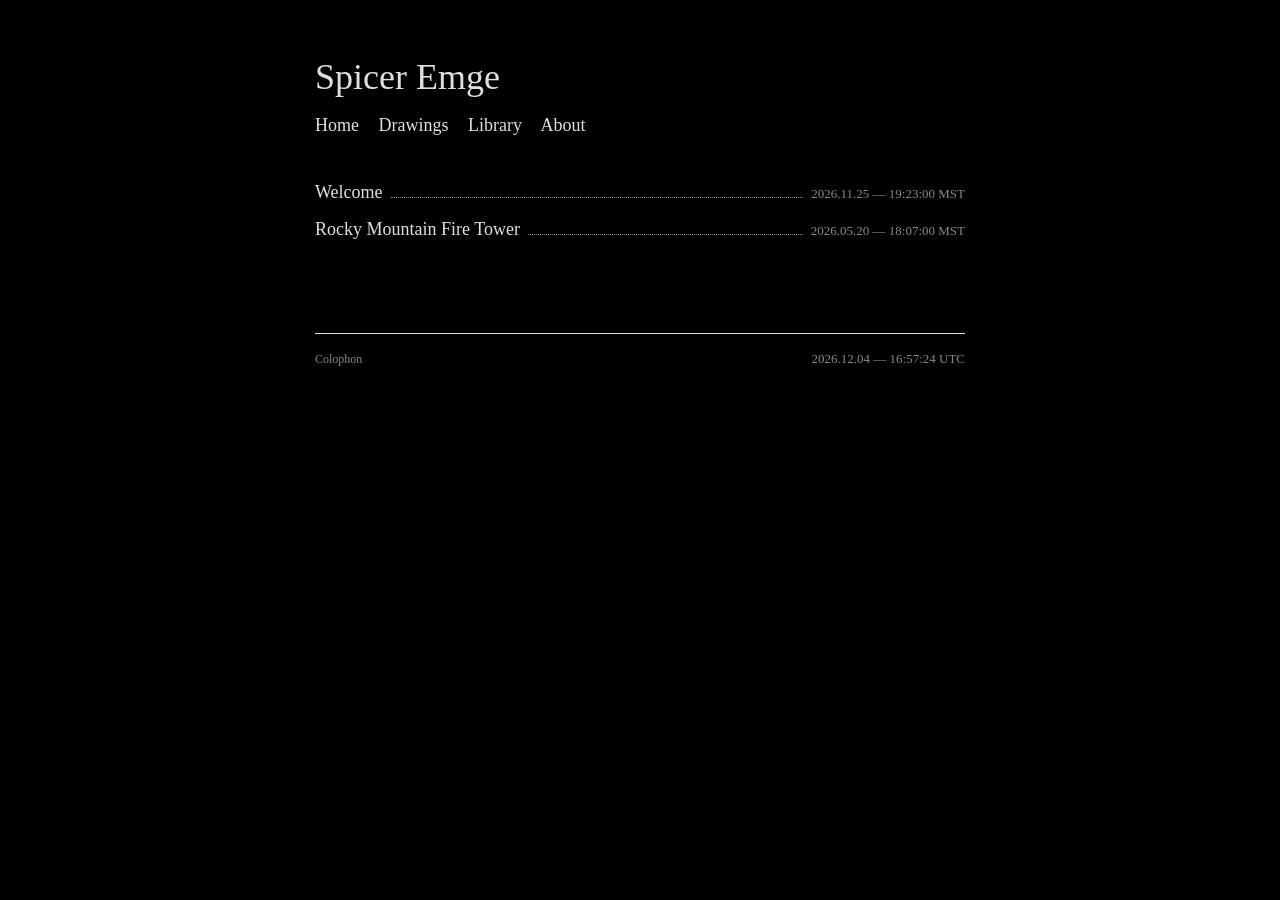
<file: index.html>
<!DOCTYPE html>
<html lang="en">
<head>
    <meta charset="UTF-8">
    <meta name="viewport" content="width=device-width, initial-scale=1">
    <title>Spicer Emge</title>
    <link rel="stylesheet" href="style.css?v=2">
</head>

<body>

    <h1>Spicer Emge</h1>

    <nav>
        <a href="/">Home</a>
        <a href="drawings.html">Drawings</a>
        <a href="library.html">Library</a>
        <a href="about.html">About</a>
    </nav>

    <main>

   <!-- POSTS START -->
        <div class="post">
            <a href="posts/welcome.html" class="preview">
                Welcome
                <img src="images/Thesis Pictures/JPEG/South Elevation with new windows.jpg" alt="">
            </a>
            <time datetime="2026-11-25T19:23:00-07:00">
                2026.11.25 — 19:23:00 MST
            </time>
        </div>
    

        <div class="post">
            <a href="posts/rockymountainfiretower.html" class="preview">
                Rocky Mountain Fire Tower
                <img src="images/Fire Tower/Web Images/Color Front.jpg" alt="">
            </a>
            <time datetime="2026-05-20T18:07:00-06:00">
                2026.05.20 — 18:07:00 MST
            </time>
        </div>
    <!-- POSTS END -->

    </main>

<footer>
    <a href="colophon.html">Colophon</a>
      <time id="clock"></time>
</footer>

<script>
function updateClock() {
    const now = new Date();

    const date = [
        now.getFullYear(),
        String(now.getMonth() + 1).padStart(2, '0'),
        String(now.getDate()).padStart(2, '0')
    ].join('.');

    const time = now.toLocaleTimeString('en-GB', {
        hour12: false,
        hour: '2-digit',
        minute: '2-digit',
        second: '2-digit'
    });

    const zone = new Intl.DateTimeFormat('en-US', {
        timeZoneName: 'short'
    }).formatToParts(now)
      .find(part => part.type === 'timeZoneName').value;

    document.getElementById('clock').textContent =
        `${date} — ${time} ${zone}`;
}

updateClock();
setInterval(updateClock, 1000);
</script>

</body>

</html>
</file>
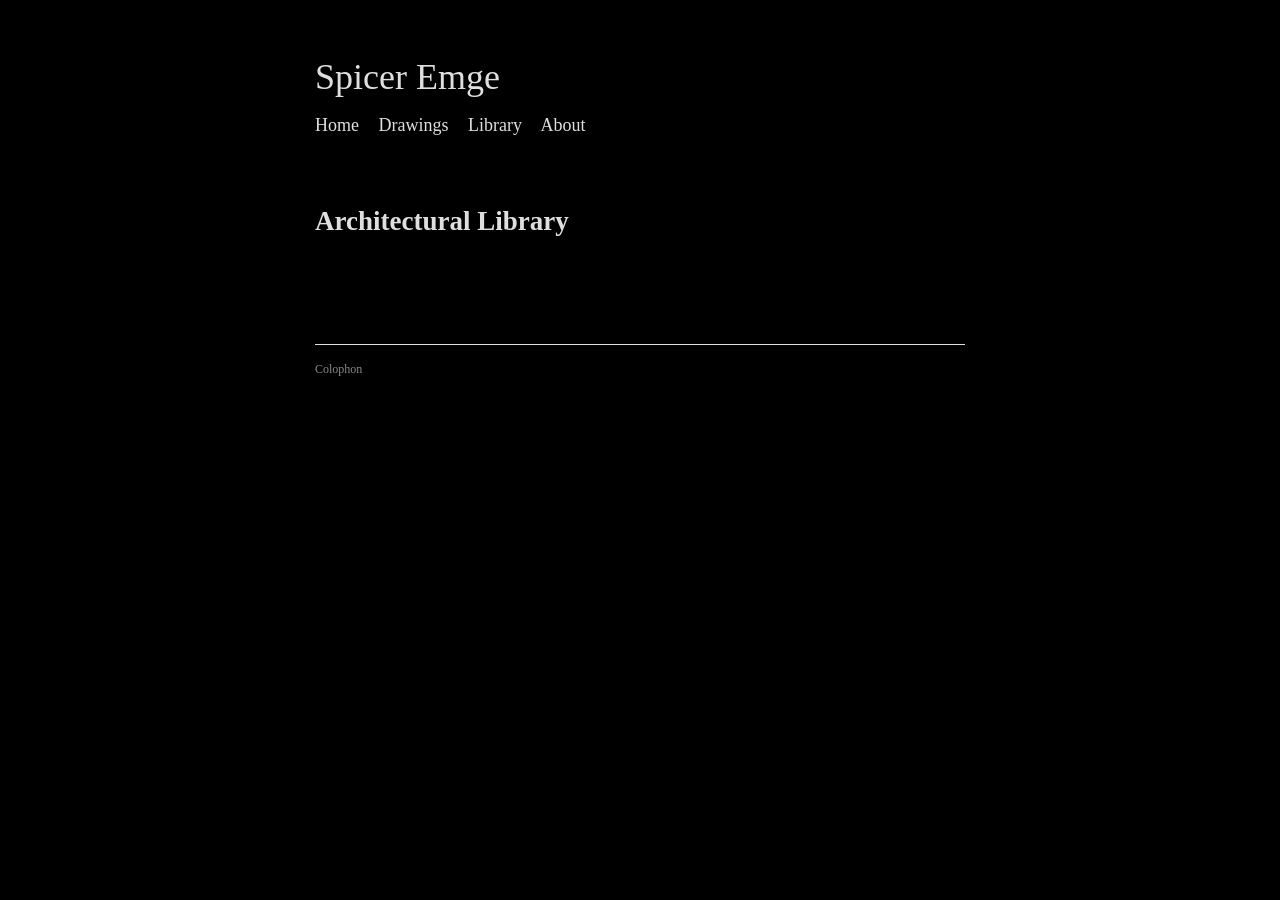
<file: books-temp.html>
<!DOCTYPE html>
<html lang="en">
<head>
    <meta charset="UTF-8">
    <meta name="viewport" content="width=device-width, initial-scale=1">
    <title>Books</title>
    <link rel="stylesheet" href="style.css">
</head>

<body>

    <h1>Spicer Emge</h1>

    <nav>
        <a href="index.html">Home</a>
        <a href="drawings.html">Drawings</a>
        <a href="books.html">Library</a>
        <a href="about.html">About</a>
    </nav>

    <main>

        <h2>Architectural Library</h2>

       <div id="w9e2f7d698bc88d6b1101b4fdc4b41c42"></div><script type="text/javascript" charset="UTF-8" src="https://www.librarything.com/widget_get.php?userid=spiceremge&theID=w9e2f7d698bc88d6b1101b4fdc4b41c42"></script><noscript><a href="https://www.librarything.com/profile/spiceremge">My Library</a> at <a href="https://www.librarything.com">LibraryThing</a></noscript>
    </main>

</body>

<footer>
    <a href="colophon.html">Colophon</a>
</footer>

</html>
</file>
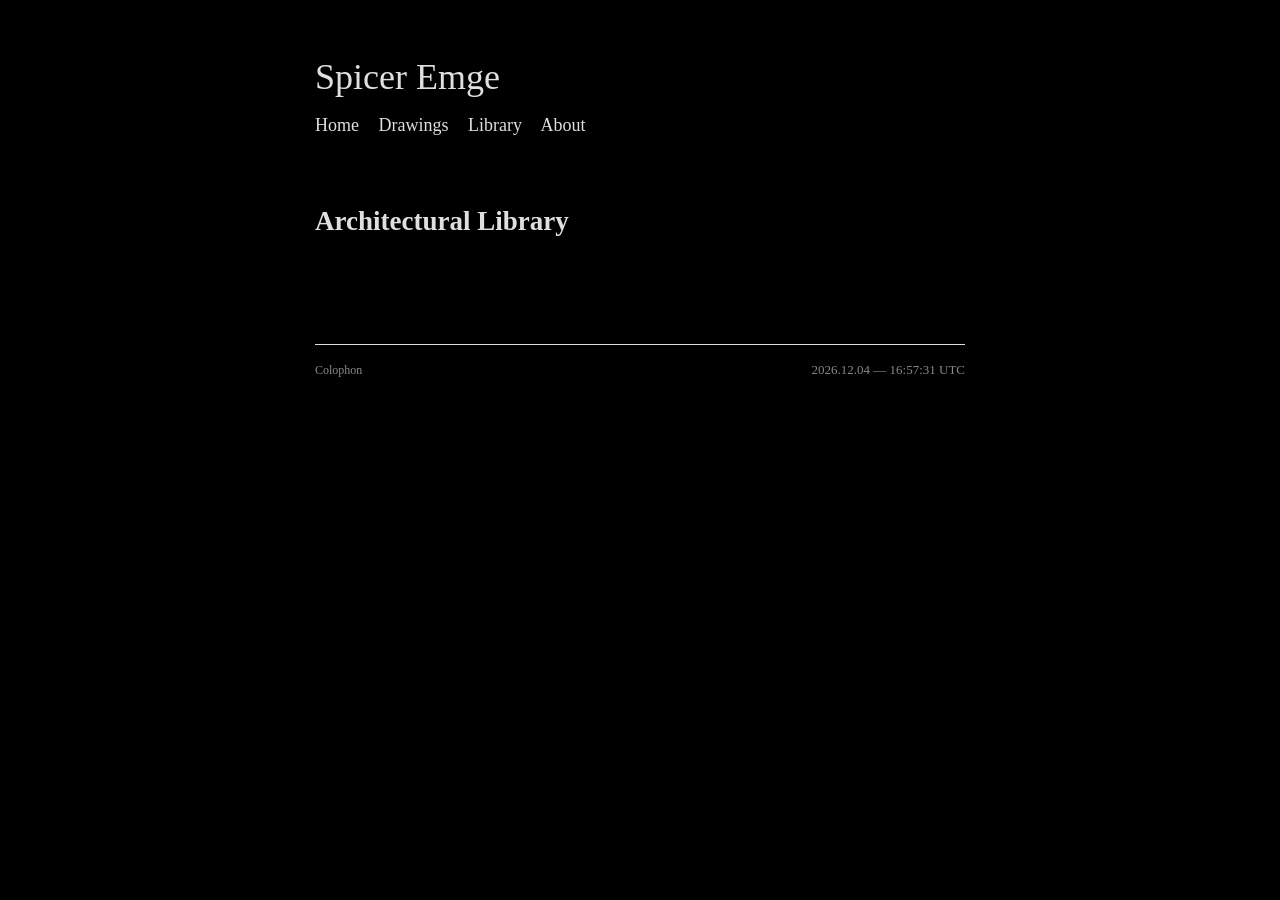
<file: books.html>
<!DOCTYPE html>
<html lang="en">
<head>
    <meta charset="UTF-8">
    <meta name="viewport" content="width=device-width, initial-scale=1">
    <title>Books</title>
    <link rel="stylesheet" href="style.css">
</head>

<body>

    <h1>Spicer Emge</h1>

    <nav>
        <a href="/">Home</a>
        <a href="drawings.html">Drawings</a>
        <a href="books.html">Library</a>
        <a href="about.html">About</a>
    </nav>

    <main>

        <h2>Architectural Library</h2>

       <div id="w9e2f7d698bc88d6b1101b4fdc4b41c42"></div><script type="text/javascript" charset="UTF-8" src="https://www.librarything.com/widget_get.php?userid=spiceremge&theID=w9e2f7d698bc88d6b1101b4fdc4b41c42"></script><noscript><a href="https://www.librarything.com/profile/spiceremge">My Library</a> at <a href="https://www.librarything.com">LibraryThing</a></noscript>
    </main>

</body>

<footer>
    <a href="colophon.html">Colophon</a>
      <time id="clock"></time>
</footer>

<script>
function updateClock() {
    const now = new Date();

    const date = [
        now.getFullYear(),
        String(now.getMonth() + 1).padStart(2, '0'),
        String(now.getDate()).padStart(2, '0')
    ].join('.');

    const time = now.toLocaleTimeString('en-GB', {
        hour12: false,
        hour: '2-digit',
        minute: '2-digit',
        second: '2-digit'
    });

    const zone = new Intl.DateTimeFormat('en-US', {
        timeZoneName: 'short'
    }).formatToParts(now)
      .find(part => part.type === 'timeZoneName').value;

    document.getElementById('clock').textContent =
        `${date} — ${time} ${zone}`;
}

updateClock();
setInterval(updateClock, 1000);
</script>


</html>
</file>
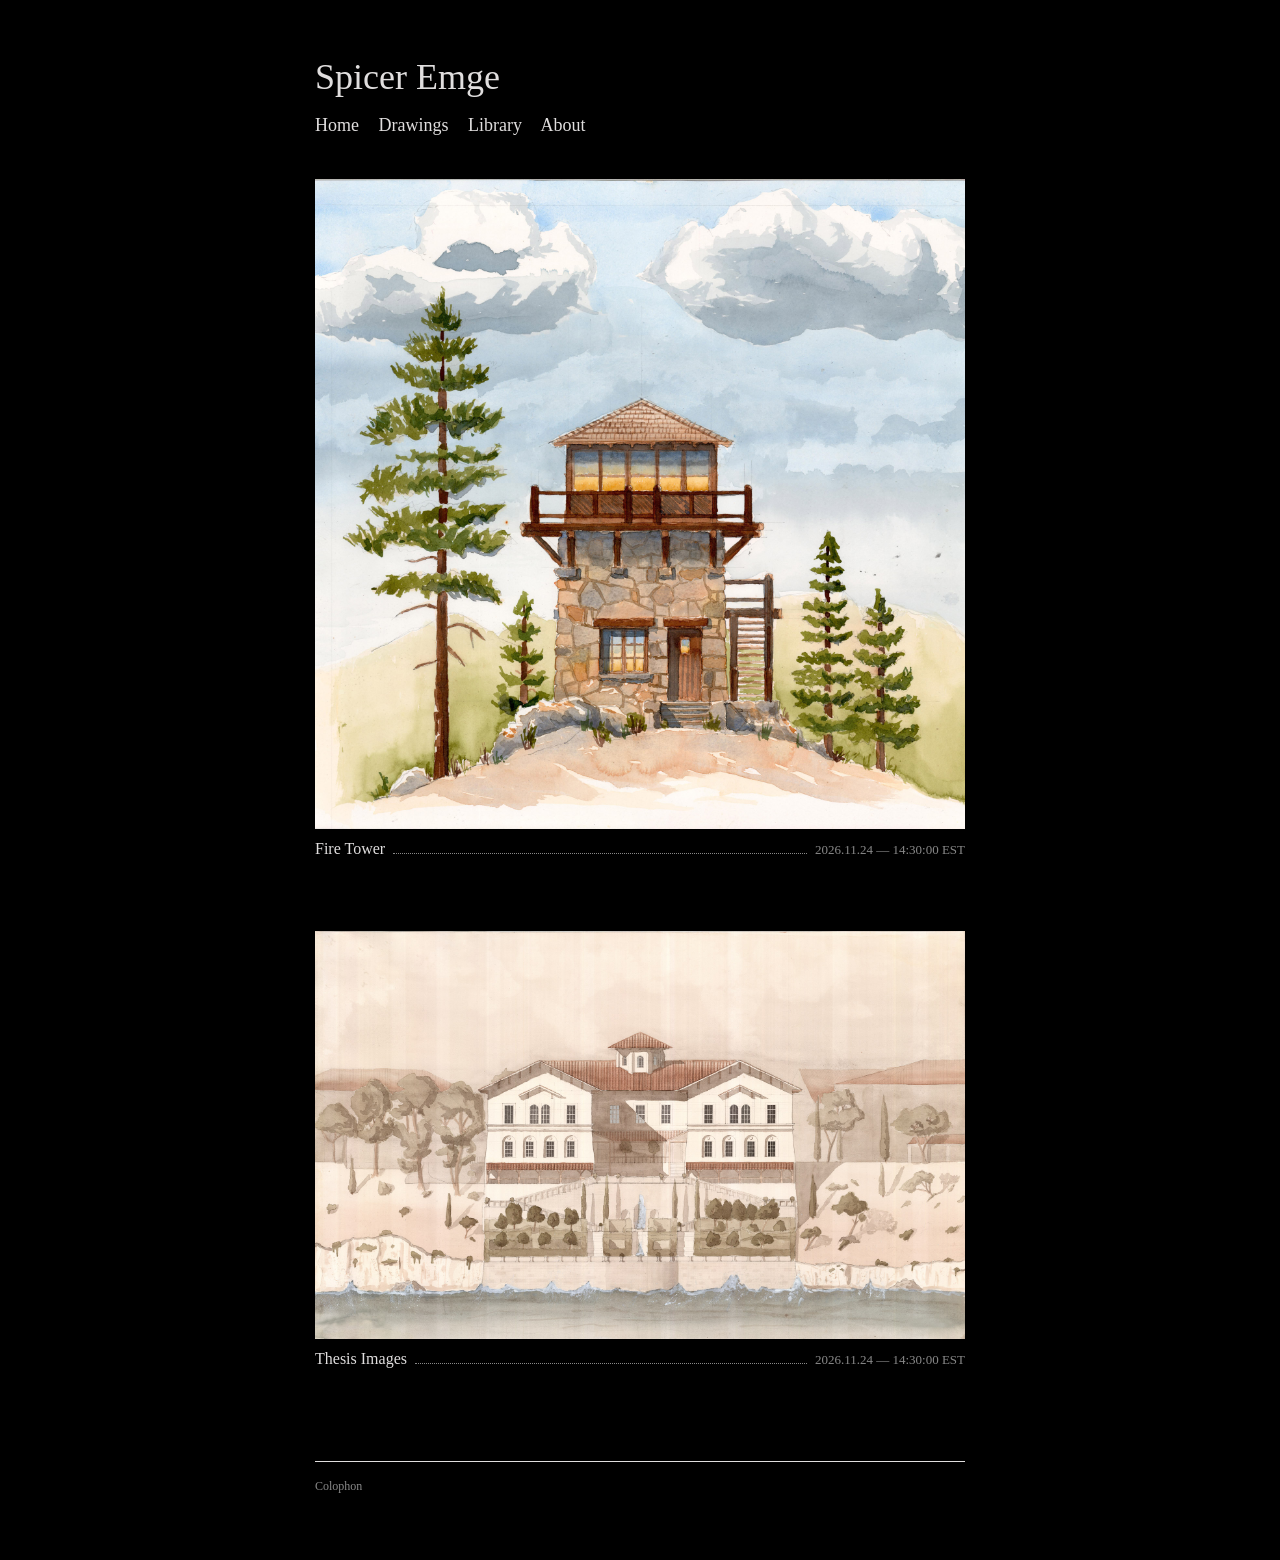
<file: drawings-temp.html>
<!DOCTYPE html>
<html lang="en">
<head>
    <meta charset="UTF-8">
    <meta name="viewport" content="width=device-width, initial-scale=1">
    <title>Drawings — Spicer Emge</title>
    <link rel="stylesheet" href="style.css">
</head>

<body>

    <h1>Spicer Emge</h1>

    <nav>
        <a href="index.html">Home</a>
        <a href="drawings.html">Drawings</a>
        <a href="books.html">Library</a>
        <a href="about.html">About</a>
    </nav>

    
<main class="gallery">
 <figure>
        <img src="images/Fire Tower/Web Images/Color Front.jpg"
             alt="Landscape Study">

        <figcaption class="post">
            <span>Fire Tower</span>
            <time datetime="2026-11-24T14:30:00-05:00">
                2026.11.24 — 14:30:00 EST
            </time>
        </figcaption>
    </figure>
   <figure>
        <img src="images/Thesis Pictures/JPEG/South Elevation with new windows.jpg"
             alt="Landscape Study">

        <figcaption class="post">
            <span>Thesis Images</span>
            <time datetime="2026-11-24T14:30:00-05:00">
                2026.11.24 — 14:30:00 EST
            </time>
        </figcaption>
    </figure>

</main>


</body>

<footer>
    <a href="colophon.html">Colophon</a>
</footer>

</html>
</file>
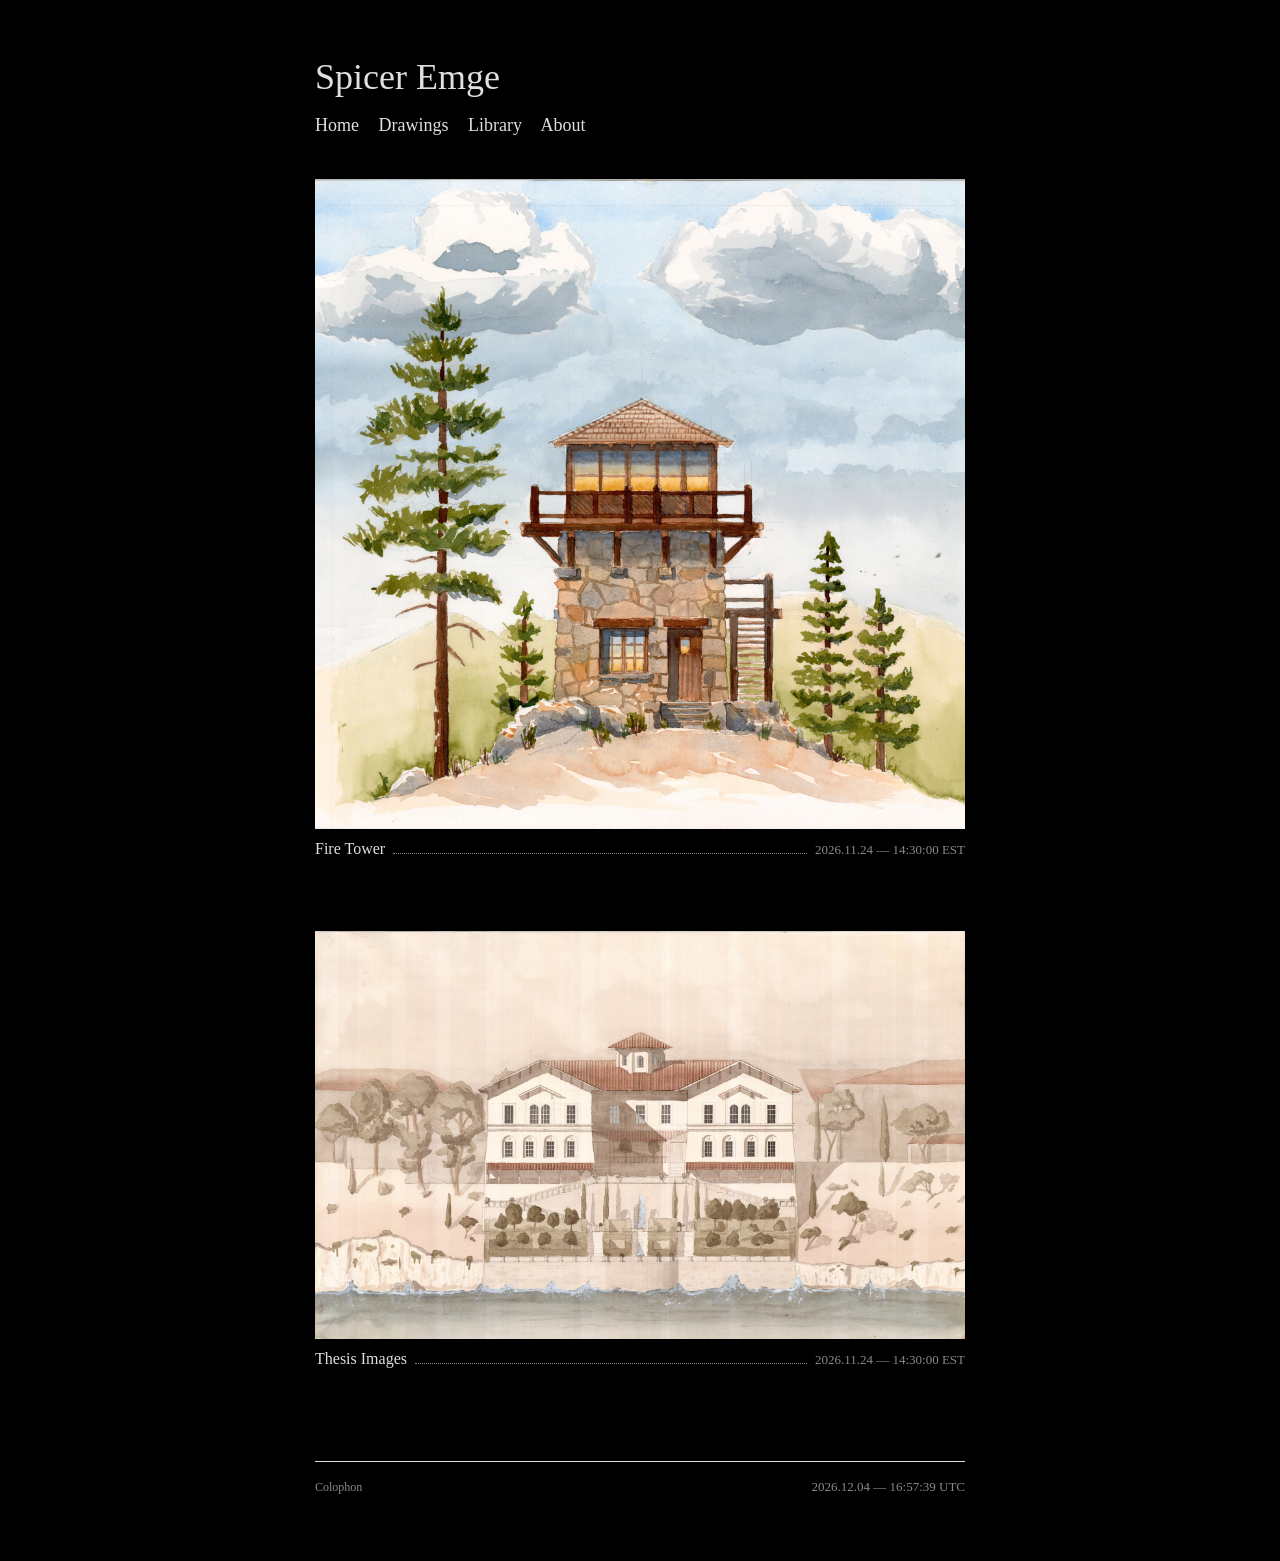
<file: drawings.html>
<!DOCTYPE html>
<html lang="en">
<head>
    <meta charset="UTF-8">
    <meta name="viewport" content="width=device-width, initial-scale=1">
    <title>Drawings — Spicer Emge</title>
    <link rel="stylesheet" href="style.css">
</head>

<body>

    <h1>Spicer Emge</h1>

    <nav>
        <a href="/">Home</a>
        <a href="drawings.html">Drawings</a>
        <a href="library.html">Library</a>
        <a href="about.html">About</a>
    </nav>

    
<main class="gallery">
 <figure>
        <img src="images/Fire Tower/Web Images/Color Front.jpg"
             alt="Landscape Study">

        <figcaption class="post">
            <span>Fire Tower</span>
            <time datetime="2026-11-24T14:30:00-05:00">
                2026.11.24 — 14:30:00 EST
            </time>
        </figcaption>
    </figure>
   <figure>
        <img src="images/Thesis Pictures/JPEG/South Elevation with new windows.jpg"
             alt="Landscape Study">

        <figcaption class="post">
            <span>Thesis Images</span>
            <time datetime="2026-11-24T14:30:00-05:00">
                2026.11.24 — 14:30:00 EST
            </time>
        </figcaption>
    </figure>

</main>


</body>

<footer>
    <a href="colophon.html">Colophon</a>
    <time id="clock"></time>
</footer>

<script>
function updateClock() {
    const now = new Date();

    const date = [
        now.getFullYear(),
        String(now.getMonth() + 1).padStart(2, '0'),
        String(now.getDate()).padStart(2, '0')
    ].join('.');

    const time = now.toLocaleTimeString('en-GB', {
        hour12: false,
        hour: '2-digit',
        minute: '2-digit',
        second: '2-digit'
    });

    const zone = new Intl.DateTimeFormat('en-US', {
        timeZoneName: 'short'
    }).formatToParts(now)
      .find(part => part.type === 'timeZoneName').value;

    document.getElementById('clock').textContent =
        `${date} — ${time} ${zone}`;
}

updateClock();
setInterval(updateClock, 1000);
</script>

</html>
</file>
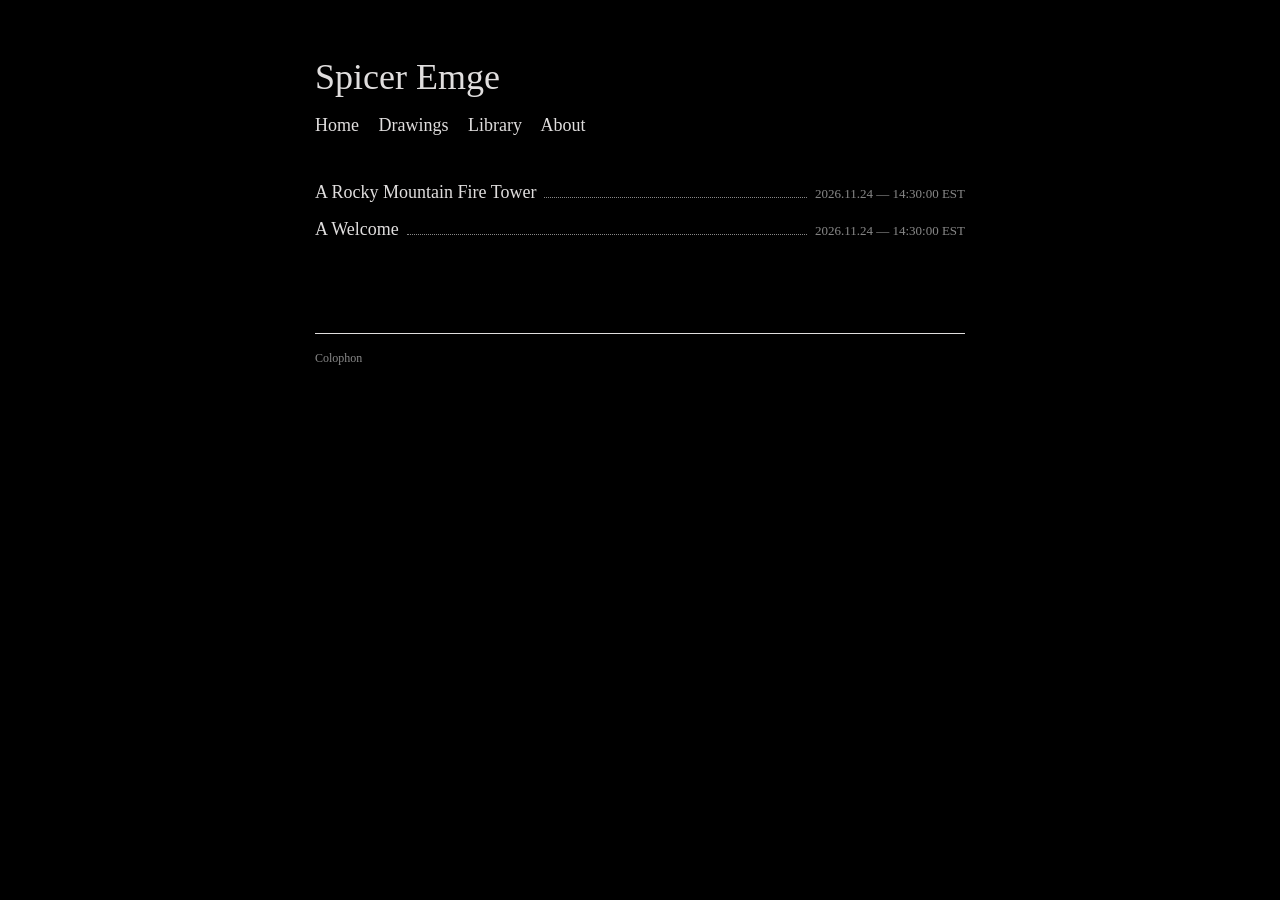
<file: index-temp.html>
<!DOCTYPE html>
<html lang="en">
<head>
    <meta charset="UTF-8">
    <meta name="viewport" content="width=device-width, initial-scale=1">
    <title>Spicer Emge</title>
    <link rel="stylesheet" href="style.css">
</head>

<body>

    <h1>Spicer Emge</h1>

    <nav>
        <a href="index.html">Home</a>
        <a href="drawings.html">Drawings</a>
        <a href="books.html">Library</a>
        <a href="about.html">About</a>
    </nav>

    <main>

        <div class="post">
            <a href="notes-on-drawing.html"class="preview">
                A Rocky Mountain Fire Tower
                <img src="images/Fire Tower/Web Images/Color Front.jpg">
                </a>
            <time datetime="2026-11-24T14:30:00-05:00">
    2026.11.24 — 14:30:00 EST </time>
            </div>

    <div class="post">
            <a href="notes-on-drawing.html"class="preview">
                A Welcome
                <img src="images/Thesis Pictures/JPEG/South Elevation with new windows.jpg">
                </a>
            <time datetime="2026-11-24T14:30:00-05:00">
    2026.11.24 — 14:30:00 EST </time>
    </div>

    </main>

</body>

<footer>
    <a href="colophon.html">Colophon</a>
</footer>

</html>
</file>
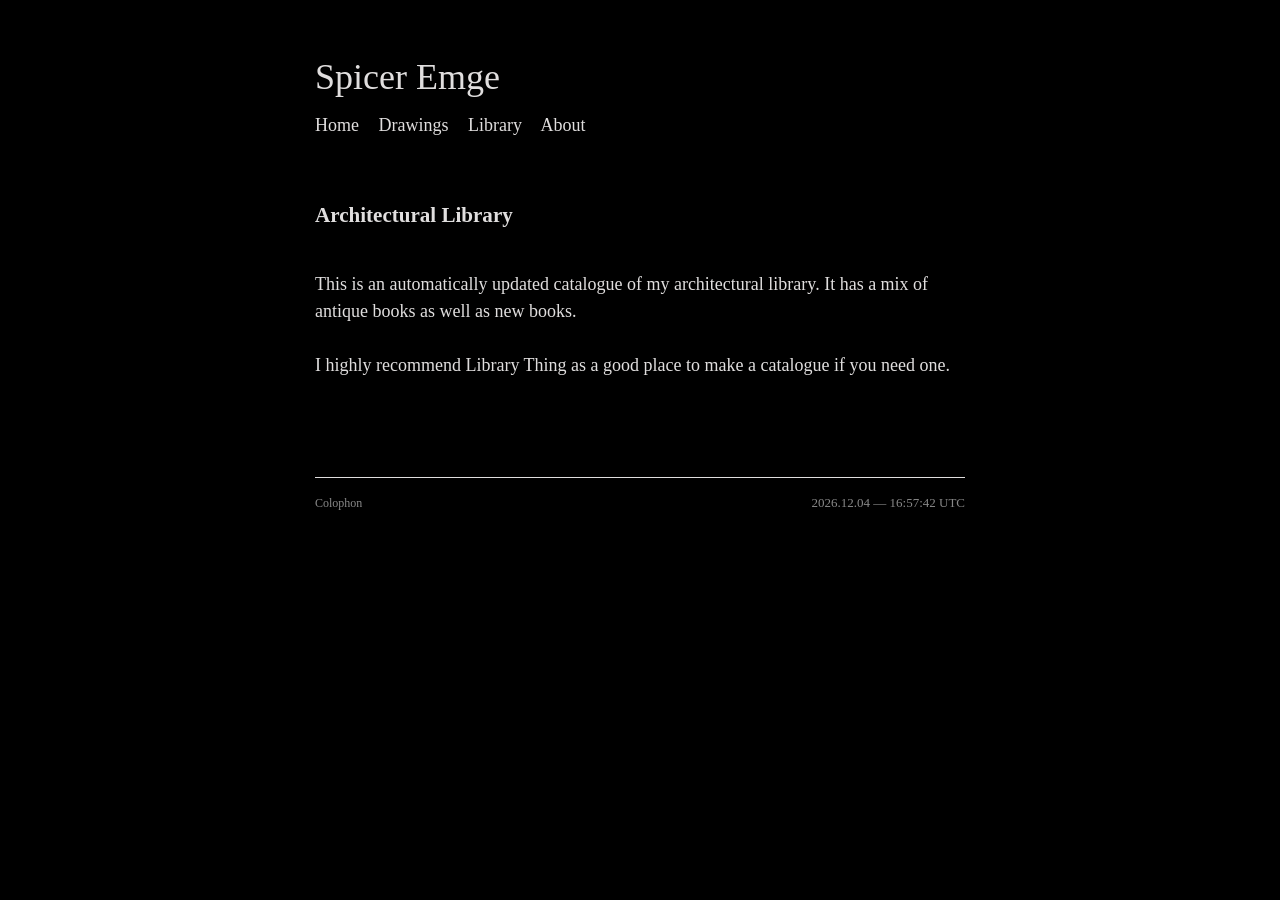
<file: library.html>
<!DOCTYPE html>
<html lang="en">
<head>
    <meta charset="UTF-8">
    <meta name="viewport" content="width=device-width, initial-scale=1">
    <title>Library - Spicer Emge</title>
    <link rel="stylesheet" href="style.css">
</head>

<body>

    <h1>Spicer Emge</h1>

    <nav>
        <a href="/">Home</a>
        <a href="drawings.html">Drawings</a>
        <a href="library.html">Library</a>
        <a href="about.html">About</a>
    </nav>

    <main>

        <h3>Architectural Library</h3>
        <p>This is an automatically updated catalogue of my architectural library. It has a mix of antique books as well as new books.
            <br><br> I highly recommend Library Thing as a good place to make a catalogue if you need one.
        </p>

        

       <div id="w9e2f7d698bc88d6b1101b4fdc4b41c42"></div><script type="text/javascript" charset="UTF-8" src="https://www.librarything.com/widget_get.php?userid=spiceremge&theID=w9e2f7d698bc88d6b1101b4fdc4b41c42"></script><noscript><a href="https://www.librarything.com/profile/spiceremge">My Library</a> at <a href="https://www.librarything.com">LibraryThing</a></noscript>
    </main>

</body>

<footer>
    <a href="colophon.html">Colophon</a>
      <time id="clock"></time>
</footer>

<script>
function updateClock() {
    const now = new Date();

    const date = [
        now.getFullYear(),
        String(now.getMonth() + 1).padStart(2, '0'),
        String(now.getDate()).padStart(2, '0')
    ].join('.');

    const time = now.toLocaleTimeString('en-GB', {
        hour12: false,
        hour: '2-digit',
        minute: '2-digit',
        second: '2-digit'
    });

    const zone = new Intl.DateTimeFormat('en-US', {
        timeZoneName: 'short'
    }).formatToParts(now)
      .find(part => part.type === 'timeZoneName').value;

    document.getElementById('clock').textContent =
        `${date} — ${time} ${zone}`;
}

updateClock();
setInterval(updateClock, 1000);
</script>


</html>
</file>
<file: style.css>
body {
    max-width: 650px;
    margin: 50px auto;
    padding:  0 20px;

    background: #000000;
    color: #e0dede;

    font-family: Garamond, "Times New Roman", serif;
    font-size: 18px;
    line-height: 1.5;
}


h1 {
    font-size: 36px;
    font-weight: normal;
    margin-bottom: 8px;
}

nav {
    margin-bottom: 40px;
}

nav a {
    margin-right: 15px;
}

a {
    color: inherit;
    text-decoration: none;
}

a:hover {
    text-decoration: underline;
}

.post {
    display: flex;
    align-items: baseline;
    gap: 8px;
    margin-bottom: 10px;
}

.post::after {
    content: "";
    flex: 1;
    border-bottom: 1px dotted #888;
}

.post time {
    order: 1;
}

time {
    color: #888;
    font-size: 13px;
    font-variant-numeric: tabular-nums;
    white-space: nowrap;
}



.gallery {
    display: flex;
    flex-direction: column;
    gap: 60px;
}

.gallery figure {
    margin: 0;
}

.gallery img {
    display: block;
    width: 100%;
    height: auto;
}

.gallery figcaption {
    margin-top: 8px;
    font-size: 16px;
}
.preview {
    position: relative;
}

.preview img {
    display: none;
    position: absolute;
    top: 100%;
    left: 0;
    width: 300px;
    max-width: none;
    height: auto;
    z-index: 100;
    pointer-events: none;
}

.preview:hover img {
    display: block;
}

main {
    display: flex;
    flex-direction: column;
}


footer a {
    color: #888;
    text-decoration: none;
}

footer a:hover {
    color: inherit;
    text-decoration: underline;
}

footer {
    display: flex;
    justify-content: space-between;
    align-items: baseline;
    margin-top: 80px;
    padding: 15px 0;
    border-top: 1px solid currentColor;
    font-size: 12px;
}

#clock {
    font-variant-numeric: tabular-nums;
    white-space: nowrap;
}

.blog-photos img {
    width: 65%;
    max-width: 900px;
    height: auto;
    display: block;
    margin: 30px auto;
}
</file>
